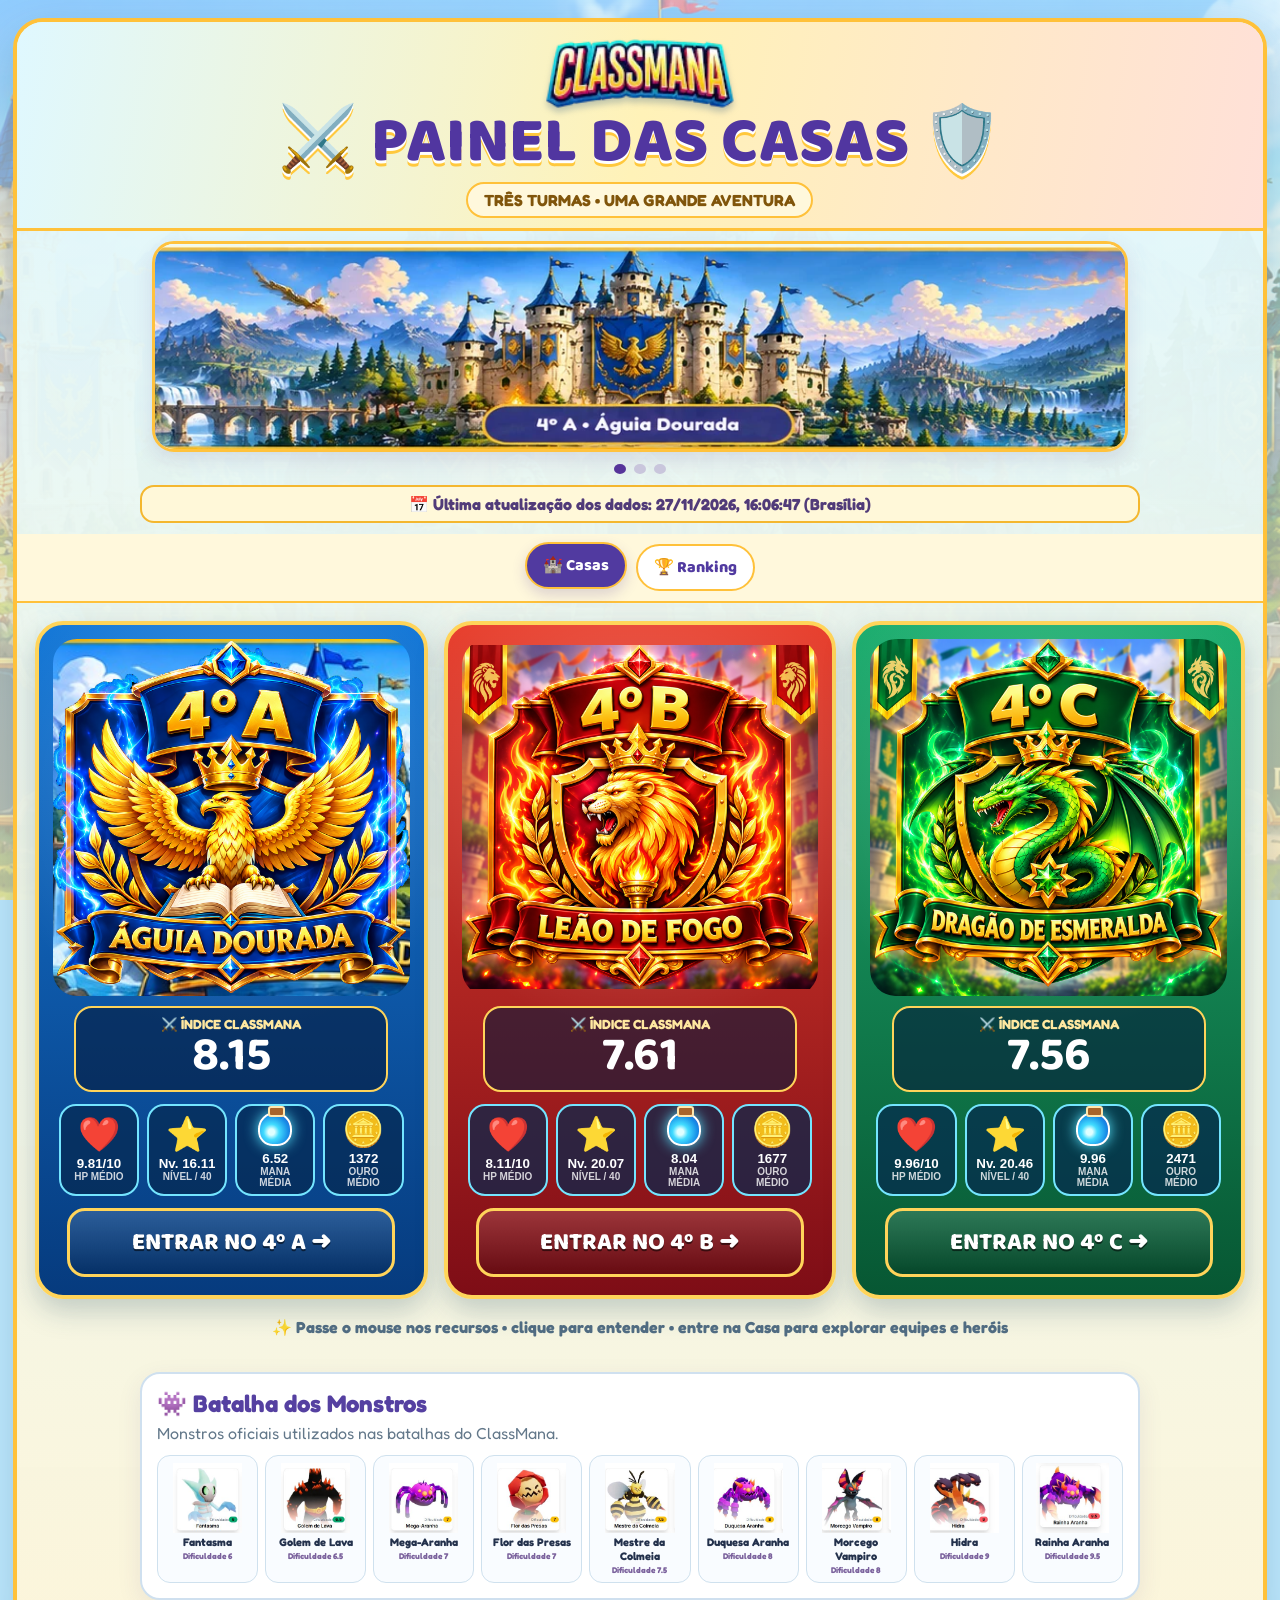
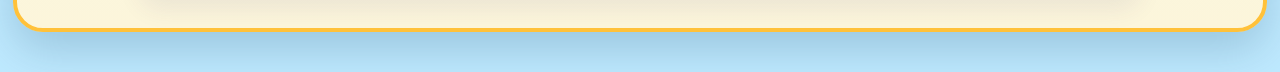
<file: index.html>
<!doctype html><html lang="pt-BR"><head><meta charset="utf-8"><meta name="viewport" content="width=device-width,initial-scale=1">
<title>ClassMana • Painel das Casas • Outubro 2026</title>
<link rel="stylesheet" href="css/style.css"></head><body><main class="wrap gameWrap">
<header class="gameHeader">
  <img class="gameLogo" id="gameLogo">
  <div class="gameTitle">⚔️ PAINEL DAS CASAS 🛡️</div>
  <div class="gameSub">TRÊS TURMAS • UMA GRANDE AVENTURA</div>
</header>
<section class="castleCarouselFixed" aria-label="Carrossel das três Casas">
  <div class="castleCarouselViewport"><div class="castleCarouselTrack" id="castleCarouselTrack"></div></div>
  <div class="castleCarouselDots" id="castleCarouselDots"></div>
</section>
<div class="lastUpdate">📅 Última atualização: <strong>18/10/2026</strong></div>

<nav class="mainNav">
 <button class="navBtn active" id="navCasas" onclick="showMain('casas')">🏰 Casas</button>
 <button class="navBtn" id="navRanking" onclick="showMain('ranking')">🏆 Ranking</button>
</nav>
<section id="casasMain">
<section class="realCards" id="realCards"></section>
<div class="homeNote">✨ Passe o mouse nos recursos • clique para entender • entre na Casa para explorar equipes e heróis</div>
</section>
<section class="rankSection" id="rankingMain">
 <div class="rankHead">
  <h2>🏆 RANKING CLASSMANA</h2>
  <p>Uma competição, três níveis de acompanhamento: Casas, Equipes e Heróis.</p>
 </div>
 <div class="demoWarn">📊 Dados acumulados atualizados em 18/10/2026. Casas usam o Índice ClassMana ponderado; equipes usam XP médio por integrante; heróis usam XP individual.</div>
 <div class="rankTabs">
  <button class="rankTab active" onclick="setRankMode('houses',this)">🏰 Turmas / Casas</button>
  <button class="rankTab" onclick="setRankMode('teams',this)">🛡️ Equipes</button>
  <button class="rankTab" onclick="setRankMode('students',this)">🧙 Heróis / Alunos</button>
 </div>
 <div class="rankFilters" id="rankFilters"></div>
 <div id="rankContent"></div>
</section>
<section class="detail" id="detail"></section>
<section class="battleFooter" id="battleFooter">
 <h2>👾 Batalha dos Monstros</h2>
 <p>Monstros oficiais utilizados nas batalhas do ClassMana.</p>
 <div class="battleFooterGrid" id="battleFooterGrid"></div>
</section>

</main><script src="js/assets.js"></script>
<script src="js/game-data.js"></script>
<script src="js/painel-live.js"></script></body></html>
</file>
<file: css/style.css>
@import url('https://fonts.googleapis.com/css2?family=Baloo+2:wght@600;700;800&family=Fredoka:wght@500;600;700&display=swap');
:root{--ink:#23314c;--cream:#fff8df;--gold:#ffbd2e;--blue:#2869d8;--cyan:#36c8ee;--purple:#7048e8;--red:#e84b43;--green:#27a96b;--card:#fffdf7}
*{box-sizing:border-box}html{scroll-behavior:smooth}body{margin:0;color:var(--ink);font-family:"Fredoka","Trebuchet MS",Arial,sans-serif;background:#bfeaff}
body:before{content:"";position:fixed;inset:0;background:linear-gradient(#dff8ff99,#fff7cfbb),url("../assets/images/arte-001.png") center/cover;z-index:-1}
.wrap{width:min(1280px,97vw);margin:18px auto 40px;background:#fffdf3eF;border:4px solid #ffc43d;border-radius:30px;box-shadow:0 18px 45px #315d7a40;overflow:hidden}
.hero{padding:18px 24px 12px;text-align:center;background:linear-gradient(120deg,#e8faff,#fff3bb 55%,#ffe0ec)}
.brand{display:flex;align-items:center;justify-content:center;gap:18px;flex-wrap:wrap}.brand img{width:155px;filter:drop-shadow(0 5px 5px #7898aa66)}
h1{font-family:"Baloo 2",sans-serif;font-size:clamp(34px,5vw,62px);line-height:.95;margin:5px 0;color:#49349b;text-shadow:0 3px #fff,0 6px #ffd34f;letter-spacing:.5px}
.sub{font-weight:700;color:#476079}.demo{display:inline-block;background:#fff;border:2px solid #ffc13b;border-radius:999px;padding:6px 12px;font-size:12px;font-weight:800}
.castles{margin:14px 24px 0;height:155px;border:3px solid #ffc03d;border-radius:22px;overflow:hidden;position:relative;background:linear-gradient(#d9f6ff44,#fff3a444),url("../assets/images/arte-001.png") center 50%/cover;box-shadow:inset 0 0 0 3px #fff8}
.castles:after{content:"🏰  TRÊS CASAS • UMA GRANDE AVENTURA  ✨";position:absolute;inset:auto 0 0;padding:42px 10px 10px;background:linear-gradient(transparent,#fffdf4e8);font-family:"Baloo 2";font-size:18px;font-weight:800;color:#534098}
.cards{display:grid;grid-template-columns:repeat(3,1fr);gap:18px;padding:20px 24px}
.housecard{border-radius:24px;overflow:hidden;background:var(--card);border:3px solid #ffc23e;box-shadow:0 9px 22px #385f7630;cursor:pointer;transition:.18s}.housecard:hover{transform:translateY(-5px) scale(1.01);box-shadow:0 14px 30px #385f7650}
.housecard.a{border-color:#3e8df0}.housecard.b{border-color:#f0644e}.housecard.c{border-color:#35b87a}
.crest{height:285px;display:flex;align-items:center;justify-content:center;overflow:hidden;background:#eaf8ff}.crest img{width:100%;height:100%;object-fit:cover;object-position:center 42%}
.housebody{padding:13px 14px 16px;text-align:center}.hname{font-family:"Baloo 2";font-size:27px;font-weight:800;color:#49349b}.turma{font-size:20px;font-weight:800}.meta{font-size:12px;color:#65788c;font-weight:700}
.score{font-family:"Baloo 2";font-size:46px;line-height:1;color:#2f5790;font-weight:800}.index{display:inline-block;background:#fff0ad;border:2px solid #ffc13a;border-radius:999px;padding:5px 11px;font-size:12px;font-weight:800;cursor:help;position:relative}
.stats{display:grid;grid-template-columns:repeat(4,1fr);gap:7px;margin-top:12px}.stat{background:#edfaff;border:2px solid #b7e5f6;border-radius:14px;padding:8px 3px;font-size:12px;font-weight:800;cursor:pointer;position:relative}.stat:hover{background:#fff2b8;border-color:#ffc13b}
.stat .emoji{font-size:21px;display:block}.manaBottle{display:inline-block;width:24px;height:24px;border-radius:55% 55% 48% 48%;background:radial-gradient(circle at 40% 65%,#dffcff 0 12%,#39d8ff 30%,#1a8ce0 65%,#3850c9 100%);border:2px solid #fff;box-shadow:0 0 0 2px #4fbfe9,0 0 10px #5bdfff;position:relative;animation:bob 2s ease-in-out infinite}.manaBottle:before{content:"";position:absolute;width:9px;height:6px;left:5px;top:-8px;border-radius:3px;background:#b87333;border:2px solid #fff}
@keyframes bob{50%{transform:translateY(-2px) rotate(2deg)}}
.tip{visibility:hidden;opacity:0;position:absolute;z-index:99;width:250px;bottom:calc(100% + 9px);left:50%;transform:translateX(-50%);background:white;border:2px solid #ffc13a;border-radius:15px;padding:10px;text-align:left;font-size:12px;line-height:1.35;box-shadow:0 10px 25px #3c617a40;transition:.15s}.stat:hover .tip,.index:hover .tip{visibility:visible;opacity:1}
.detail{display:none;padding:0 24px 24px}.detail.open{display:block}.detailHead{display:flex;align-items:center;justify-content:space-between;gap:10px;flex-wrap:wrap;border-top:2px dashed #b7d9e8;padding-top:18px}.detailHead h2{font-family:"Baloo 2";font-size:34px;margin:0;color:#513aa0}
.close,.tab{border:2px solid #b8dbe9;background:#fff;border-radius:13px;padding:9px 13px;font-family:inherit;font-weight:800;color:#35536b;cursor:pointer}.tab:hover,.tab.active{background:#fff0ad;border-color:#ffc13a;color:#6d4c00}.tabs{display:flex;gap:8px;flex-wrap:wrap;margin:13px 0}
.view{display:none}.view.active{display:block}.grid{display:grid;grid-template-columns:1.15fr .85fr;gap:15px}.panel{background:white;border:2px solid #c9e5f0;border-radius:20px;padding:15px;box-shadow:0 6px 16px #44687b20}.panel h3{font-family:"Baloo 2";font-size:24px;margin:0 0 10px;color:#3f58a7}
.axis{display:grid;grid-template-columns:58px 1fr;gap:10px;align-items:center;padding:9px;border-radius:15px;cursor:pointer}.axis:hover{background:#effbff}.guide{width:55px;height:55px;border-radius:16px;object-fit:cover;border:2px solid #ffc13a;background:#fff}.axisline{display:flex;justify-content:space-between;font-weight:800;font-size:13px}.bar{height:15px;background:#e1edf2;border-radius:20px;overflow:hidden;margin-top:5px}.fill{height:100%;background:linear-gradient(90deg,#41c8ee,#7654e8,#ffc63c);border-radius:20px}
.info{margin-top:12px;background:#f1fbff;border-left:6px solid #ffc13a;border-radius:14px;padding:12px;display:grid;grid-template-columns:85px 1fr;gap:12px;align-items:center;font-size:14px;line-height:1.42}.info img{width:82px;height:82px;object-fit:contain;border-radius:14px;background:#fff}.info strong{color:#684ba6}
.resources{display:grid;grid-template-columns:repeat(2,1fr);gap:10px}.resource{background:#f2fbff;border:2px solid #c6e8f4;border-radius:16px;padding:12px;cursor:pointer;min-height:110px}.resource:hover{background:#fff4c5;border-color:#ffc13a}.resource b{display:block;font-family:"Baloo 2";font-size:26px;color:#345a9b}.resource small{color:#667b8d}
.teamgrid{display:grid;grid-template-columns:repeat(3,1fr);gap:12px}.team{background:#fff;border:2px solid #c8e4ef;border-radius:18px;padding:12px;display:grid;grid-template-columns:78px 1fr;gap:10px;align-items:center;cursor:pointer}.team:hover{border-color:#ffc13a;background:#fff8d9;transform:translateY(-2px)}.team img{width:74px;height:86px;object-fit:contain}.team h4{margin:0;font-family:"Baloo 2";font-size:18px;color:#4e3a9c}.tscore{font-family:"Baloo 2";font-size:29px;color:#dd8d00;font-weight:800}
.monsterRow{display:flex;gap:8px;overflow:auto;padding:8px 2px}.monster{min-width:105px;background:#fff;border:2px solid #d7e8ef;border-radius:14px;padding:5px;text-align:center;font-size:11px;font-weight:800}.monster img{width:92px;height:76px;object-fit:cover;border-radius:10px}
.herobox{display:grid;grid-template-columns:220px 1fr;gap:15px;align-items:center}.herobox img{width:100%;border-radius:18px}.students{display:grid;grid-template-columns:repeat(2,1fr);gap:8px}.student{background:#f2fbff;border:1px solid #c7e6f1;border-radius:12px;padding:10px;font-weight:700}.privacy{font-size:12px;color:#718596;margin-top:10px}
@media(max-width:900px){.cards,.grid,.teamgrid,.herobox{grid-template-columns:1fr}.crest{height:340px}.info{grid-template-columns:65px 1fr}.info img{width:62px;height:62px}}

.gameWrap{width:min(1460px,98vw);background:linear-gradient(180deg,#dff7ffed,#fff6d9f2);border:4px solid #ffc13a}
.gameHeader{text-align:center;padding:16px 12px 10px;background:linear-gradient(100deg,#dff8ff,#fff2b8,#ffe0d8);border-bottom:3px solid #ffc13a}
.gameLogo{width:190px;max-width:35vw;filter:drop-shadow(0 5px 3px #486b8b55)}
.gameTitle{font-family:"Baloo 2";font-weight:800;font-size:clamp(36px,5vw,68px);line-height:.95;color:#5136a0;text-shadow:0 3px #fff,0 6px #ffc83d}
.gameSub{display:inline-block;margin-top:8px;background:#fff8dc;border:2px solid #ffc13a;border-radius:999px;padding:6px 16px;font-weight:800;color:#80550b}
.realCards{display:grid;grid-template-columns:repeat(3,1fr);gap:16px;padding:18px}
.realm{position:relative;border-radius:28px;padding:10px 10px 14px;color:white;overflow:hidden;box-shadow:0 12px 28px #294f6940;border:4px solid #ffd45a}
.realm.A{background:linear-gradient(180deg,#1679d8,#063b7e)}.realm.B{background:linear-gradient(180deg,#e8412f,#7e0d16)}.realm.C{background:linear-gradient(180deg,#1eae70,#075733)}
.realm:before{content:"";position:absolute;inset:0;background:radial-gradient(circle at 50% 25%,#ffffff35,transparent 45%);pointer-events:none}
.crestReal{height:430px;position:relative;display:flex;align-items:center;justify-content:center;padding:12px;box-sizing:border-box;overflow:hidden}
.crestReal img{width:100%;height:100%;object-fit:contain;object-position:center;border-radius:24px}
.realmName{text-align:center;font-family:"Baloo 2";font-size:29px;font-weight:800;text-shadow:0 2px 3px #0008}
.indexReal{position:relative;margin:4px auto 12px;width:88%;padding:8px 10px 10px;border:2px solid #ffd45a;border-radius:18px;background:#061b3c99;text-align:center;cursor:pointer;transition:.2s}
.indexReal:hover{transform:scale(1.025);box-shadow:0 0 24px #ffe26f}
.indexReal small{display:block;font-weight:800;color:#ffe8a0}.indexReal b{font-family:"Baloo 2";font-size:48px;line-height:1}
.liveStats{display:grid;grid-template-columns:repeat(4,1fr);gap:8px;margin:0 6px 12px}
.liveStat{position:relative;min-height:92px;border:2px solid #74e5ff;border-radius:17px;background:#05284fb5;color:white;display:flex;flex-direction:column;align-items:center;justify-content:center;cursor:pointer;transition:.18s}
.liveStat:hover{transform:translateY(-5px) scale(1.04);background:#fff;color:#263754;border-color:#ffd23d;box-shadow:0 8px 18px #0004}
.liveIcon{font-size:34px;line-height:1;transition:.2s}.liveStat:hover .liveIcon{transform:scale(1.18) rotate(-5deg)}
.liveVal{font-weight:800;margin-top:5px}.liveLabel{font-size:10px;font-weight:800;opacity:.8}
.manaLive{width:34px;height:34px;border-radius:55% 55% 48% 48%;background:radial-gradient(circle at 38% 60%,#dfffff 0 12%,#42dcff 30%,#188ee7 65%,#3645c9 100%);border:2px solid white;box-shadow:0 0 14px #59e7ff;position:relative;animation:floatMana 2s ease-in-out infinite}
.manaLive:before{content:"";position:absolute;width:13px;height:7px;left:8px;top:-8px;background:#a8642b;border:2px solid #ffe6ad;border-radius:3px}
@keyframes floatMana{50%{transform:translateY(-4px) rotate(3deg);box-shadow:0 0 22px #8ff5ff}}
.enterRealm{display:block;width:92%;margin:auto;border:3px solid #ffd45a;border-radius:18px;padding:12px 8px;background:linear-gradient(#ffffff25,#0003);color:white;font-family:"Baloo 2";font-size:24px;font-weight:800;cursor:pointer;transition:.18s;text-shadow:0 2px #0008}
.enterRealm:hover{transform:scale(1.03);filter:brightness(1.25);box-shadow:0 0 24px #ffd75a}
.homeNote{text-align:center;padding:0 15px 17px;font-weight:700;color:#526d83}
.pop{position:fixed;z-index:999;inset:0;background:#17334b99;display:none;align-items:center;justify-content:center;padding:20px}.pop.open{display:flex}
.popCard{width:min(560px,94vw);background:#fffdf5;border:4px solid #ffc13a;border-radius:24px;padding:18px;box-shadow:0 20px 60px #17334b77}
.popTop{display:flex;align-items:center;gap:12px}.popIcon{font-size:48px}.popCard h3{font-family:"Baloo 2";font-size:27px;color:#513aa0;margin:0}.popCard p{line-height:1.45}.popClose{float:right;border:0;background:#ffe5a0;border-radius:12px;padding:8px 11px;font-weight:800;cursor:pointer}
@media(max-width:900px){.realCards{grid-template-columns:1fr}.crestReal{height:330px}.liveStats{gap:5px}}

.mainNav{display:flex;gap:9px;justify-content:center;flex-wrap:wrap;padding:10px 14px;background:#fff8dc;border-bottom:2px solid #ffc13a}
.navBtn{border:2px solid #ffc13a;background:white;color:#513aa0;border-radius:999px;padding:9px 16px;font-family:"Baloo 2";font-size:16px;font-weight:800;cursor:pointer;transition:.18s}
.navBtn:hover,.navBtn.active{background:#513aa0;color:white;transform:translateY(-2px);box-shadow:0 6px 14px #513aa033}
.rankSection{display:none;margin:18px;padding:18px;background:#fffdf5f5;border:4px solid #ffc13a;border-radius:26px;box-shadow:0 12px 30px #315d7a30}
.rankSection.active{display:block}
.rankHead{text-align:center}.rankHead h2{font-family:"Baloo 2";font-size:38px;color:#513aa0;margin:0}.rankHead p{margin:4px 0 12px;color:#58758b;font-weight:700}
.rankTabs,.rankFilters{display:flex;gap:8px;justify-content:center;flex-wrap:wrap;margin:10px 0}
.rankTab,.filterBtn{border:2px solid #a9dcf3;background:white;border-radius:999px;padding:8px 13px;font-weight:800;color:#263754;cursor:pointer}
.rankTab.active,.filterBtn.active{background:#513aa0;color:white;border-color:#513aa0}
.podium{display:grid;grid-template-columns:1fr 1.12fr 1fr;gap:12px;align-items:end;max-width:850px;margin:18px auto}
.podiumCard{border:3px solid #ffc13a;border-radius:22px;background:linear-gradient(180deg,#fff,#fff5cf);padding:12px;text-align:center;box-shadow:0 8px 20px #315d7a25}
.podiumCard.first{min-height:205px;background:linear-gradient(180deg,#fff7bf,#fff)}
.podiumCard img{width:92px;height:92px;object-fit:contain}.podiumPos{font-size:34px}.podiumName{font-family:"Baloo 2";font-size:21px;font-weight:800;color:#513aa0}.podiumScore{font-size:30px;font-weight:900;color:#285a91}.houseXpHighlight{font-size:23px;font-weight:900;color:#513aa0;line-height:1.1;margin-top:4px}.houseXpLabel{font-size:12px;font-weight:800;color:#58758b;display:block;margin-top:2px}
.rankTable{width:100%;border-collapse:separate;border-spacing:0 7px}.rankTable th{font-size:12px;color:#58758b;text-align:left;padding:5px 9px}.rankTable td{background:white;padding:9px;border-top:1px solid #d6e8f3;border-bottom:1px solid #d6e8f3}.rankTable td:first-child{border-left:1px solid #d6e8f3;border-radius:13px 0 0 13px;font-weight:900}.rankTable td:last-child{border-right:1px solid #d6e8f3;border-radius:0 13px 13px 0}.rankBadge{display:inline-flex;align-items:center;gap:7px}.rankBadge img{width:38px;height:38px;object-fit:contain}.demoWarn{text-align:center;background:#fff0bd;border:2px solid #ffc13a;border-radius:14px;padding:8px;margin:10px 0;color:#704c00;font-weight:800}
@media(max-width:700px){.podium{grid-template-columns:1fr}.podiumCard.first{order:-1}.rankTable{font-size:12px}.rankHead h2{font-size:30px}}

.castleCarousel{margin:10px 18px 4px;border:3px solid #ffc13a;border-radius:20px;overflow:hidden;background:#dff7ff;box-shadow:0 7px 18px #315d7a30;position:relative}
.castleTrack{height:150px;background-repeat:repeat-x;background-size:auto 100%;background-position:0 center;animation:castleMove 24s linear infinite}
.castleCarousel:hover .castleTrack{animation-play-state:paused}
.castleCaption{position:absolute;left:50%;bottom:7px;transform:translateX(-50%);background:#fff9e8e8;border:2px solid #ffc13a;border-radius:999px;padding:5px 13px;font-weight:900;color:#513aa0;font-size:12px;white-space:nowrap}
@keyframes castleMove{from{background-position:0 center}to{background-position:-1223px center}}
@media(max-width:800px){.castleTrack{height:105px}.castleCaption{font-size:9px}}

.podium{grid-template-columns:.92fr 1.12fr .84fr;gap:14px;align-items:end}
.podiumCard{min-height:245px;display:flex;flex-direction:column;align-items:center;justify-content:center}
.podiumCard.first{min-height:330px;transform:none}
.podiumCard.second{min-height:285px}
.podiumCard.third{min-height:255px}
.podiumCard.first img{width:112px;height:112px}
.podiumCard.second img{width:98px;height:98px}
.podiumCard.third img{width:88px;height:88px}

/* V13 — enquadramento definitivo dos brasões */
.realmCard{padding-top:14px}
.crestReal{
  height:500px !important;
  padding:8px 12px 0 !important;
  display:flex !important;
  align-items:center !important;
  justify-content:center !important;
  overflow:visible !important;
}
.crestReal img{
  width:100% !important;
  height:100% !important;
  object-fit:contain !important;
  object-position:center center !important;
  border-radius:24px !important;
  display:block !important;
}
.realmName{display:none !important}
@media(max-width:1100px){.crestReal{height:420px !important}}
@media(max-width:900px){.crestReal{height:520px !important}}
@media(max-width:560px){.crestReal{height:390px !important}}

/* V14 — brasões: toda a área útil pertence à arte */
.realm{padding-top:10px !important}
.crestReal{
  height:520px !important;
  margin:0 !important;
  padding:4px 10px 0 !important;
  overflow:hidden !important;
  display:flex !important;
  align-items:center !important;
  justify-content:center !important;
}
.crestReal img{
  width:100% !important;
  height:100% !important;
  object-fit:contain !important;
  object-position:center center !important;
  display:block !important;
  border-radius:22px !important;
}
.realmName{display:none !important;margin:0 !important;padding:0 !important;height:0 !important}

/* elementos ClassMana intercalados no carrossel dos castelos */
.carouselSprites{position:absolute;inset:0;overflow:hidden;pointer-events:none}
.spriteLine{position:absolute;left:0;top:8px;display:flex;align-items:center;gap:28px;width:max-content;animation:spriteMove 34s linear infinite}
.spriteItem{width:74px;height:74px;border-radius:16px;background:#fffdf0e8;border:2px solid #ffc13a;box-shadow:0 5px 12px #294c6c35;display:flex;align-items:center;justify-content:center;padding:5px}
.spriteItem.logoSprite{width:128px}
.spriteItem img{max-width:100%;max-height:100%;object-fit:contain}
@keyframes spriteMove{from{transform:translateX(1280px)}to{transform:translateX(-1350px)}}
.castleCarousel:hover .spriteLine{animation-play-state:paused}
@media(max-width:1100px){.crestReal{height:455px !important}}
@media(max-width:900px){.crestReal{height:560px !important}}
@media(max-width:560px){.crestReal{height:410px !important}.spriteItem{width:58px;height:58px}.spriteItem.logoSprite{width:100px}}

/* ===== V15: BRASÕES NOVOS, SEM RECORTE ===== */
.realCards{align-items:stretch}
.realm{
  overflow:hidden !important;
  padding:14px 14px 18px !important;
}
.crestReal{
  width:100% !important;
  height:auto !important;
  aspect-ratio:1 / 1 !important;
  margin:0 auto 10px !important;
  padding:0 !important;
  overflow:hidden !important;
  display:flex !important;
  align-items:center !important;
  justify-content:center !important;
  border-radius:26px !important;
}
.crestReal img{
  width:100% !important;
  height:100% !important;
  object-fit:contain !important;
  object-position:center !important;
  display:block !important;
  border-radius:24px !important;
}
.realmName{display:none !important;height:0 !important;margin:0 !important;padding:0 !important}
.realm .indexBox{margin-top:4px !important}

/* ===== V15: CARROSSEL EM SEQUÊNCIA, NÃO SOBREPOSTO ===== */
.kingdomCarousel{
  margin:12px 18px 8px;
  border:3px solid #ffc13a;
  border-radius:22px;
  background:linear-gradient(180deg,#e9fbff,#fff8dc);
  box-shadow:0 8px 20px #315d7a2c;
  overflow:hidden;
  padding:10px 0 7px;
}
.kingdomViewport{overflow:hidden;width:100%}
.kingdomTrack{
  display:flex;
  align-items:center;
  gap:18px;
  width:max-content;
  padding:2px 18px 6px;
  animation:kingdomScroll 42s linear infinite;
}
.kingdomCarousel:hover .kingdomTrack{animation-play-state:paused}
.carouselTile{
  flex:0 0 auto;
  width:190px;
  height:122px;
  border-radius:18px;
  border:2px solid #f0b52b;
  background:#fff;
  box-shadow:0 5px 13px #315d7a25;
  overflow:hidden;
  display:flex;
  align-items:center;
  justify-content:center;
  position:relative;
}
.carouselTile.castle{width:255px;height:122px}
.carouselTile.logo{width:210px;height:122px;padding:12px;box-sizing:border-box}
.carouselTile.monster{width:132px;height:122px;padding:5px;box-sizing:border-box;background:#fffdf2}
.carouselTile img{width:100%;height:100%;object-fit:contain;display:block}
.carouselTile.castle img{object-fit:cover}
.tileLabel{
  position:absolute;left:7px;right:7px;bottom:6px;
  padding:3px 7px;border-radius:999px;
  background:#fff9e9e8;color:#47348d;
  font:800 10px "Baloo 2",sans-serif;text-align:center;
  border:1px solid #ffc13a;
}
.carouselHint{
  text-align:center;
  color:#513aa0;
  font:800 11px "Baloo 2",sans-serif;
  padding-top:2px;
}
@keyframes kingdomScroll{
  from{transform:translateX(0)}
  to{transform:translateX(-50%)}
}
@media(max-width:900px){
  .carouselTile{width:150px;height:100px}
  .carouselTile.castle{width:210px;height:100px}
  .carouselTile.logo{width:170px;height:100px}
  .carouselTile.monster{width:108px;height:100px}
}


.castleCarouselFixed{max-width:1000px;margin:10px auto 8px;padding:0 12px}.castleCarouselViewport{overflow:hidden;border-radius:22px;border:3px solid #ffc23d;background:#fff;box-shadow:0 8px 20px #50378a22}.castleCarouselTrack{display:flex;transition:transform .75s cubic-bezier(.22,.8,.25,1)}.castleSlide{min-width:100%;height:205px;display:flex;align-items:center;justify-content:center;position:relative;background:linear-gradient(135deg,#eaf8ff,#fff5c7)}.castleSlide img{width:100%;height:100%;object-fit:cover;object-position:center;display:block}.castleSlide span{display:none;position:absolute;left:50%;bottom:10px;transform:translateX(-50%);background:#442a87e8;color:#fff;padding:7px 16px;border-radius:999px;font-weight:900;border:2px solid #ffd04a;white-space:nowrap}.castleCarouselDots{text-align:center;margin-top:5px}.castleCarouselDots button{width:10px;height:10px;border:0;border-radius:50%;margin:0 4px;background:#c9c6dc;cursor:pointer}.castleCarouselDots button.active{background:#56349a}.lastUpdate{max-width:1000px;margin:7px auto 11px;text-align:center;background:#fff8d9;border:2px solid #f4b72f;border-radius:14px;padding:7px 12px;font-weight:800;color:#513b79}.battleFooter{max-width:1000px;margin:18px auto 28px;background:#fff;border:2px solid #cfe0ef;border-radius:20px;padding:15px;box-shadow:0 8px 24px #46347a18}.battleFooter h2{margin:0;color:#5540a1}.battleFooter p{margin:5px 0 12px;color:#63788a}.battleFooterGrid{display:grid;grid-template-columns:repeat(9,1fr);gap:7px}.battleMonster{background:#f9fcff;border:1px solid #cfe1ee;border-radius:13px;padding:7px;text-align:center;font-size:10px;font-weight:900;cursor:pointer;min-width:0}.battleMonster img{width:100%;height:70px;object-fit:contain}.battleMonster b{display:block;font-size:11px}.battleMonster small{display:block;color:#7b629d;margin-top:2px}@media(max-width:850px){.battleFooterGrid{grid-template-columns:repeat(3,1fr)}.castleSlide{height:145px}}
.snapshotNote{font-size:12px;opacity:.78;margin:-4px 0 12px;text-align:center}
/* V1.0.4 — Cenário atrás do brasão do 4º A (sem alterar as demais Casas). */
.realm.A .crestReal {
  background: url("../assets/images/arte-031.jpg") center center / cover no-repeat !important;
  border-radius: 24px !important;
}
.realm.A .crestReal img {
  position: relative !important;
  z-index: 1 !important;
}
</file>
